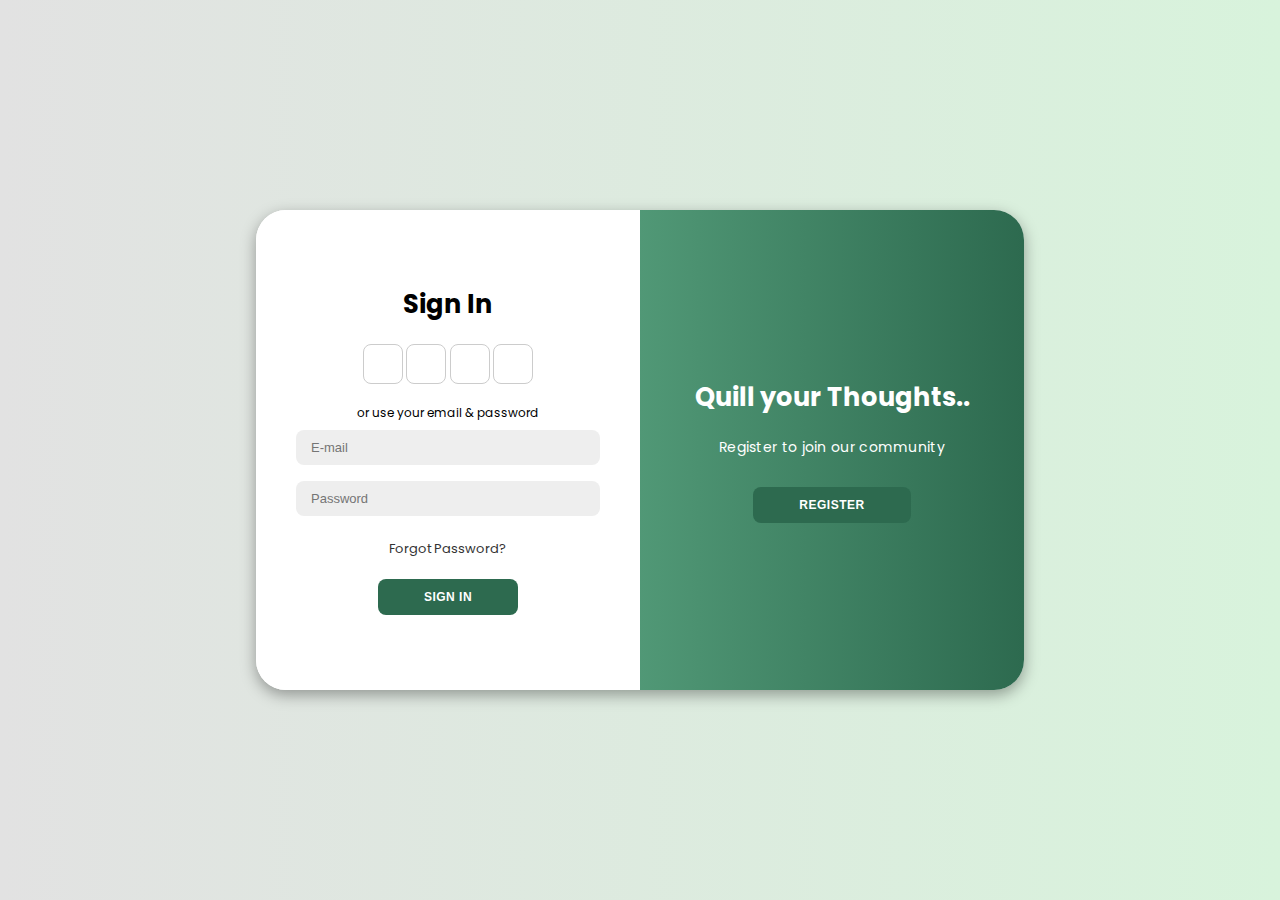
<file: form/index.html>
<!DOCTYPE html>
<html lang="en">

<head>
    <meta charset="UTF-8">
    <meta name="viewport" content="width=device-width, initial-scale=1.0">
    <link rel="stylesheet" href="style.css">
    <link rel="preconnect" href="https://fonts.googleapis.com">
    <link rel="preconnect" href="https://fonts.gstatic.com" crossorigin>
    <link
        href="https://fonts.googleapis.com/css2?family=Poppins:ital,wght@0,400;0,500;0,600;0,700;1,400;1,500;1,600;1,700&display=swap"
        rel="stylesheet">
    <link rel="stylesheet" href="https://cdnjs.cloudflare.com/ajax/libs/font-awesome/6.5.1/css/all.min.css"
        integrity="sha512-DTOQO9RWCH3ppGqcWaEA1BIZOC6xxalwEsw9c2QQeAIftl+Vegovlnee1c9QX4TctnWMn13TZye+giMm8e2LwA=="
        crossorigin="anonymous" referrerpolicy="no-referrer" />
    <title>log-in</title>

    <style>
        * {
            margin: 0;
            padding: 0;
        }

        body {
            background-color: #D8F3DC;
            background: linear-gradient(to right, #e2e2e2, #D8F3DC);
            display: flex;
            align-items: center;
            justify-content: center;
            flex-direction: column;
            height: 100vh;
            height: 100dvh;
        }
    </style>
</head>

<body>
    <div class="log-in-container" id="logInContainer">
        <div class="form-container sign-up">
            <form>
                <h1>Create Account</h1>
                <div class="social-icons">
                    <a href="#" class="icon"><i class="fa-brands fa-google-plus-g"></i></a>
                    <a href="#" class="icon"><i class="fa-brands fa-facebook-f"></i></a>
                    <a href="#" class="icon"><i class="fa-brands fa-github"></i></a>
                    <a href="#" class="icon"><i class="fa-brands fa-linkedin-in"></i></a>
                </div>
                <span>or use your email for registration</span>
                <input type="text" placeholder="Username">
                <input type="email" placeholder="E-mail">
                <input type="password" placeholder="Password">
                <button>Sign Up</button>
            </form>
        </div>
        <div class="form-container sign-in">
            <form>
                <h1>Sign In</h1>
                <div class="social-icons">
                    <a href="#" class="icon"><i class="fa-brands fa-google-plus-g"></i></a>
                    <a href="#" class="icon"><i class="fa-brands fa-facebook-f"></i></a>
                    <a href="#" class="icon"><i class="fa-brands fa-github"></i></a>
                    <a href="#" class="icon"><i class="fa-brands fa-linkedin-in"></i></a>
                </div>
                <span>or use your email & password</span>
                <input type="email" placeholder="E-mail">
                <input type="password" placeholder="Password">
                <a href="#">Forgot Password?</a>
                <button>Sign In</button>
            </form>
        </div>
        <div class="toggle-container">
            <div class="toggle">
                <div class="toggle-panel toggle-left">
                    <h1>Already a member?</h1>
                    <p>Enter your credentials to log in</p>
                    <button id="loginBtn">Sign In</button>
                </div>
                <div class="toggle-panel toggle-right">
                    <h1>Quill your Thoughts..</h1>
                    <p>Register to join our community</p>
                    <button id="registerBtn">Register</button>
                </div>
            </div>
        </div>
    </div>

    <script src="script.js"></script>
</body>

</html>
</file>
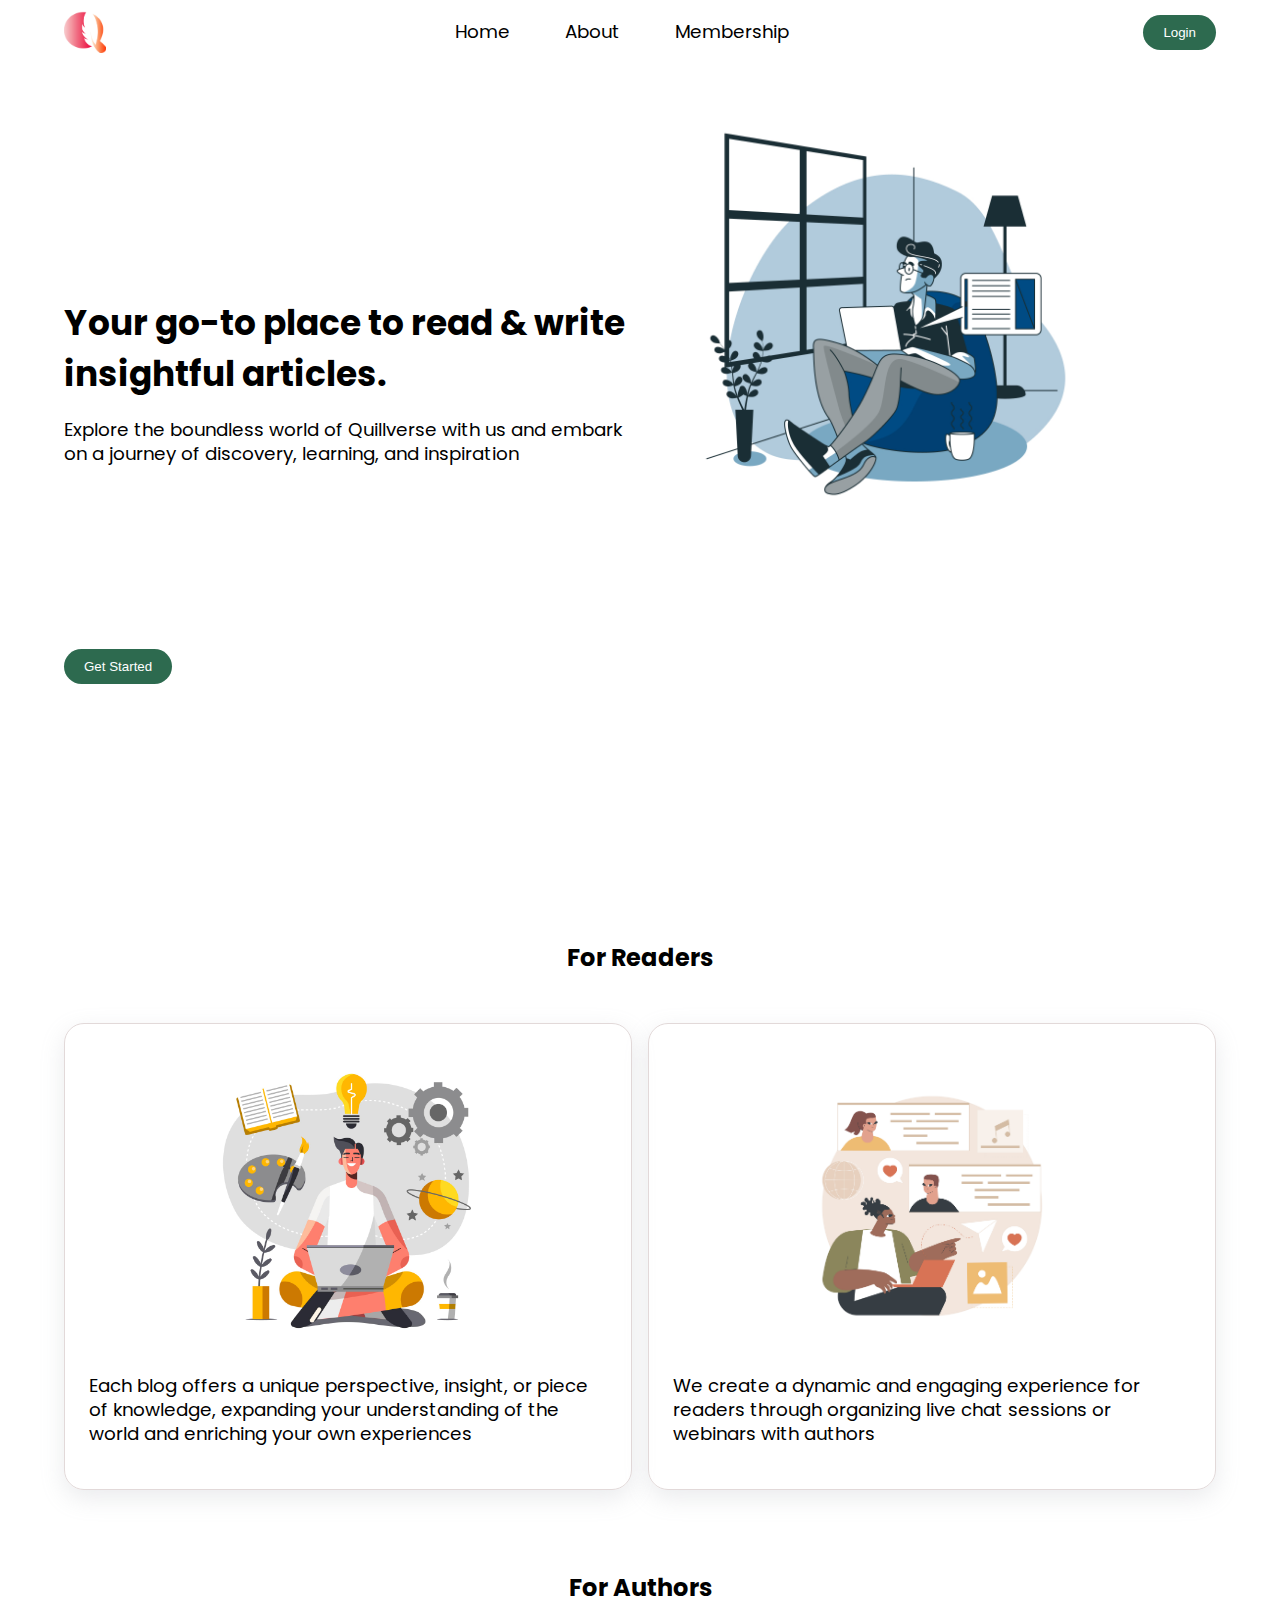
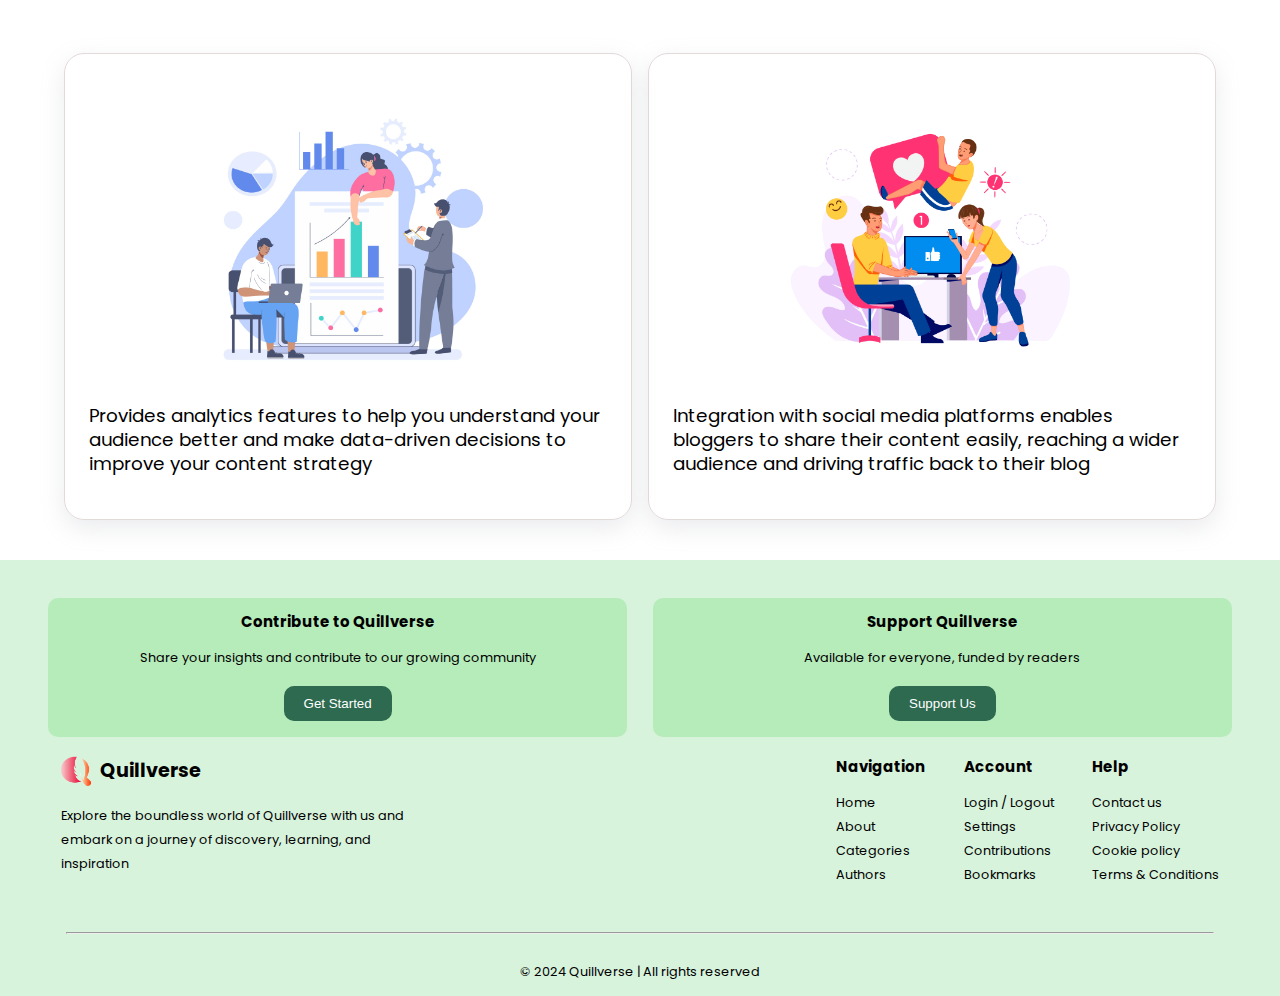
<file: Landing page/index.html>
<!DOCTYPE html>
<html lang="en">

<head>
    <link rel="preconnect" href="https://fonts.googleapis.com">
    <link rel="preconnect" href="https://fonts.gstatic.com" crossorigin>
    <link
        href="https://fonts.googleapis.com/css2?family=Poppins:ital,wght@0,400;0,500;0,600;0,700;1,400;1,500;1,600;1,700&display=swap"
        rel="stylesheet">
    <link rel="stylesheet" href="style.css"> 
    <link rel="stylesheet" href="https://cdnjs.cloudflare.com/ajax/libs/font-awesome/6.5.1/css/all.min.css"
        integrity="sha512-DTOQO9RWCH3ppGqcWaEA1BIZOC6xxalwEsw9c2QQeAIftl+Vegovlnee1c9QX4TctnWMn13TZye+giMm8e2LwA=="
        crossorigin="anonymous" referrerpolicy="no-referrer" />
    <meta charset="UTF-8">
    <meta name="viewport" content="width=device-width, initial-scale=1.0">
    <title>Quillverse</title>
</head>

<body>
    <header id="home">
        <nav class="navbar">
            <img src="../images/finalogo.png" height="42" width="42">
            <ul class="nav-links">
                <li><a href="#home" class="scroll-link">Home</a></li>
                <li><a href="#aboutUs" class="scroll-link">About</a></li>
                <li><a href="#membership" class="scroll-link">Membership</a></li>
            </ul>
            <div class="hero__btn-container">
                <button id="redirectToLoginForm" class="hero-btn">Login</button>
                <script>
                    document.getElementById("redirectToLoginForm").addEventListener("click", function () {
                        window.location.href = "../form/index.html?showSignUp=false";
                    });
                </script>
            </div>
        </nav>
    </header>
    <main>
        <section class="hero-container">
            <div class="hero__text">
                <div class="hero__text-up">
                    <h1 class="hero-h1">Your go-to place to read
                        & write insightful articles.</h1>

                    <p class="hero-p">Explore the boundless world of Quillverse with us and embark on a journey of
                        discovery,
                        learning,
                        and inspiration</p>
                </div>
                <div class="hero__text-down">
                    <button class="hero-btn" id="redirectToSignUpForm">Get Started</button>
                    <script>
                        document.getElementById("redirectToSignUpForm").addEventListener("click", function () {
                            window.location.href = "../form/index.html?showSignUp=true";
                            
                        });
                    </script>
                </div>
            </div>
            <div class="hero__image">
                <img src="../images/article-img.jpg">

            </div>
        </section>
        <section class="illustration-container" id="aboutUs">
            <h1 class="illustration-h1">For Readers</h1>
            <div class="readers">
                <div class="illustration">
                    <div class="illustration__img">
                        <img src="../images/illustration1.jpg">
                    </div>
                    <div class="illustration__about">
                        <p class="illustration-p">Each blog offers a unique perspective, insight, or piece of knowledge, expanding your
                            understanding of the world and enriching your own experiences</p>
                    </div>
                </div>
                <div class="illustration">
                    <div class="illustration__img">
                        <img src="../images/illustration11.jpg">
                    </div>
                    <div class="illustration__about">
                        <p class="illustration-p">We create a dynamic and engaging experience for readers through organizing live chat sessions
                            or
                            webinars with authors</p>
                    </div>
                </div>
            </div>

        </section>
        <section class="illustration-container">
            <h1 class="illustration-h1">For Authors</h1>
            <div class="authors">
                <div class="illustration">
                    <div class="illustration__img">
                        <img src="../images/illustration9.jpg">
                    </div>
                    <div class="illustration__about">
                        <p class="illustration-p">Provides analytics features to help you understand your audience better and make data-driven
                            decisions to improve your content strategy</p>
                    </div>
                </div>
                <div class="illustration">
                    <div class="illustration__img">
                        <img src="../images/illustration12.jpg">
                    </div>
                    <div class="illustration__about">
                        <p class="illustration-p">Integration with social media platforms enables bloggers to share their content easily,
                            reaching
                            a wider audience and driving traffic back to their blog</p>
                    </div>
                </div>
            </div>
        </section>
    </main>
    <footer>
        <div class="footer-content">
            <div class="footer-top">
                <div class="footer-top-col">
                    <h3>Contribute to Quillverse</h3>
                    <p>Share your insights and contribute to our growing community</p>
                    <button class="btn footer-btn">Get Started</button>
                </div>
                <div class="footer-top-col">
                    <h3>Support Quillverse</h3>
                    <p>Available for everyone, funded by readers</p>
                    <button class="btn footer-btn">Support Us</button>
                </div>
            </div>
            <div class="footer-bottom">
                <div class="footer-col-left">
                    <div class="footer-col left-1">
                        <div class="website-logo">
                            <img src="../images/finalogo.png" height="30" width="30">

                        </div>
                        <div class="website-name">
                            <h2>Quillverse</h2>
                        </div>
                    </div>
                    <div class="footer-col left-2">
                        <p> Explore the boundless world of Quillverse with us and embark on a journey of
                            discovery,
                            learning,
                            and inspiration</p>
                    </div>
                    <div class="footer-col left-3">
                        <a href=""><i class="fa-brands fa-facebook"></i></a>
                        <a href=""><i class="fab fa-instagram"></i></a>
                        <a href=""><i class="fab fa-pinterest"></i></a>
                        <a href=""><i class="fa-brands fa-github"></i></a>
                        <a href=""><i class="fa-brands fa-linkedin"></i></a>
                    </div>
                </div>
                <div class="footer-col-right">
                    <div class="footer-col">
                        <h3>Navigation</h3>
                        <ul>
                            <li><a href="">Home</a></li>
                            <li><a href="">About</a></li>
                            <li><a href="">Categories</a></li>
                            <li><a href="">Authors</a></li>

                        </ul>
                    </div>
                    <div class="footer-col">
                        <h3>Account</h3>
                        <ul>
                            <li><a href="">Login / Logout</a></li>
                            <li><a href="">Settings</a></li>
                            <li><a href="">Contributions</a></li>
                            <li><a href="">Bookmarks</a></li>
                        </ul>
                    </div>
                    <div class="footer-col">
                        <h3>Help</h3>
                        <ul>
                            <li><a href="">Contact us</a></li>
                            <li><a href="">Privacy Policy</a></li>
                            <li><a href="">Cookie policy</a></li>
                            <li><a href="">Terms & Conditions</a></li>
                        </ul>
                    </div>
                </div>
            </div>
            <hr>
            <div class="footer-copyright">
                <div class="copyright-container">
                    <p class="copyright">© 2024 Quillverse | All rights reserved</p>
                </div>
            </div>
        </div>

    </footer>

    </script>
</body>
<script src="script.js"></script>

</html>
</file>
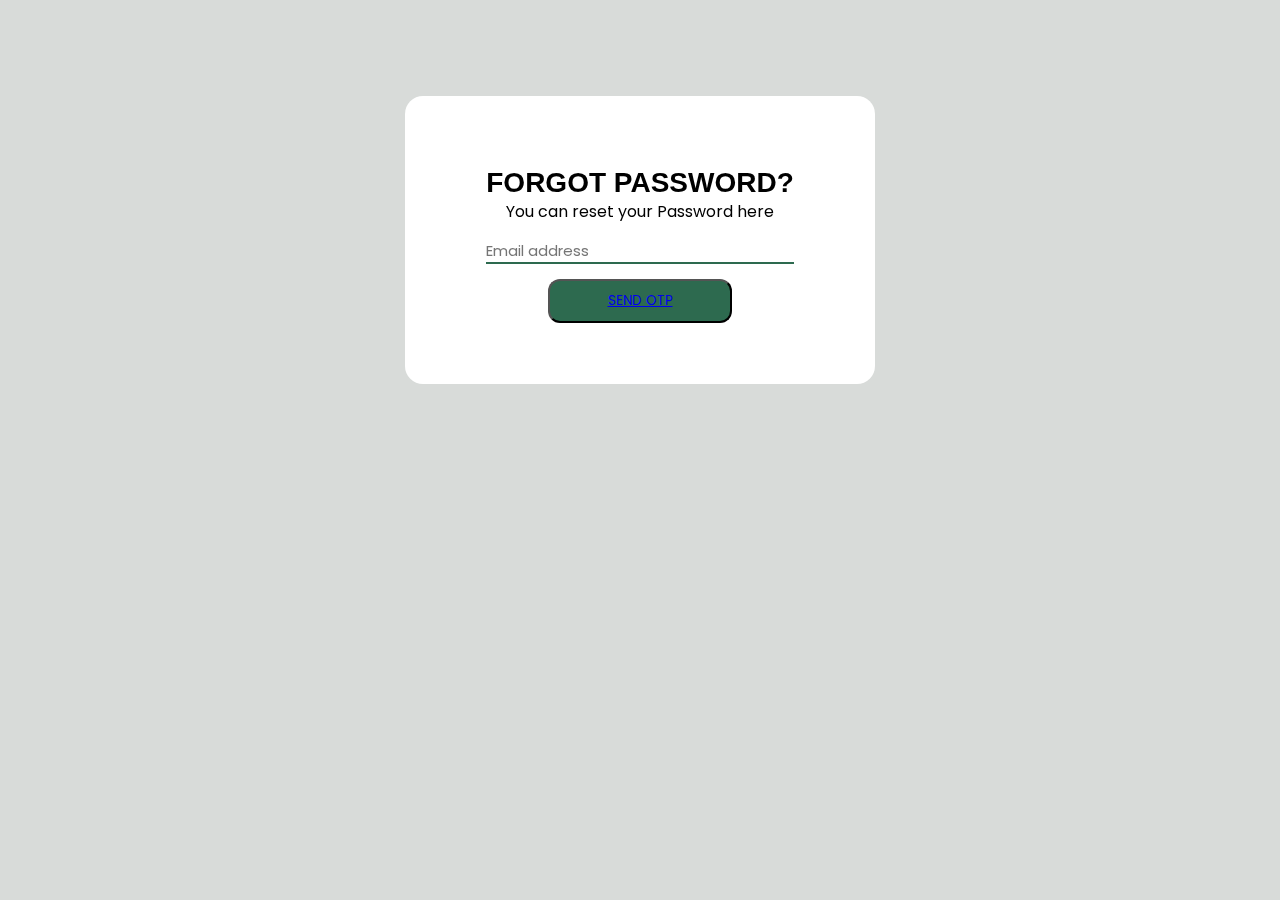
<file: forgotpassword.html>
<!doctype html>
<html lang="en">

<head>
    <!-- Required meta tags -->
    <meta charset="utf-8">
    <meta name="viewport" content="width=device-width, initial-scale=1">

    <!-- Font Awesome Icons  -->
    <link rel="stylesheet" href="https://cdnjs.cloudflare.com/ajax/libs/font-awesome/5.15.1/css/all.min.css"
        integrity="sha512-+4zCK9k+qNFUR5X+cKL9EIR+ZOhtIloNl9GIKS57V1MyNsYpYcUrUeQc9vNfzsWfV28IaLL3i96P9sdNyeRssA=="
        crossorigin="anonymous" />
        <link rel="stylesheet" href="forgotpassword.css">

    <!-- Google Fonts  -->
    <link rel="preconnect" href="https://fonts.googleapis.com">
    <link rel="preconnect" href="https://fonts.gstatic.com" crossorigin>
    <link href="https://fonts.googleapis.com/css2?family=Poppins&display=swap" rel="stylesheet">

</head>

<body>
    <div class="card">
        <p class="lock-icon"><i class="fas fa-lock"></i></p>
        <h2>Forgot Password?</h2>
        <p>You can reset your Password here</p>
        <input type="text" class="passInput" placeholder="Email address" required>
        <button><a href="fp_verify.html">Send OTP</a></button>
    </div>
</body>

</html>
</file>
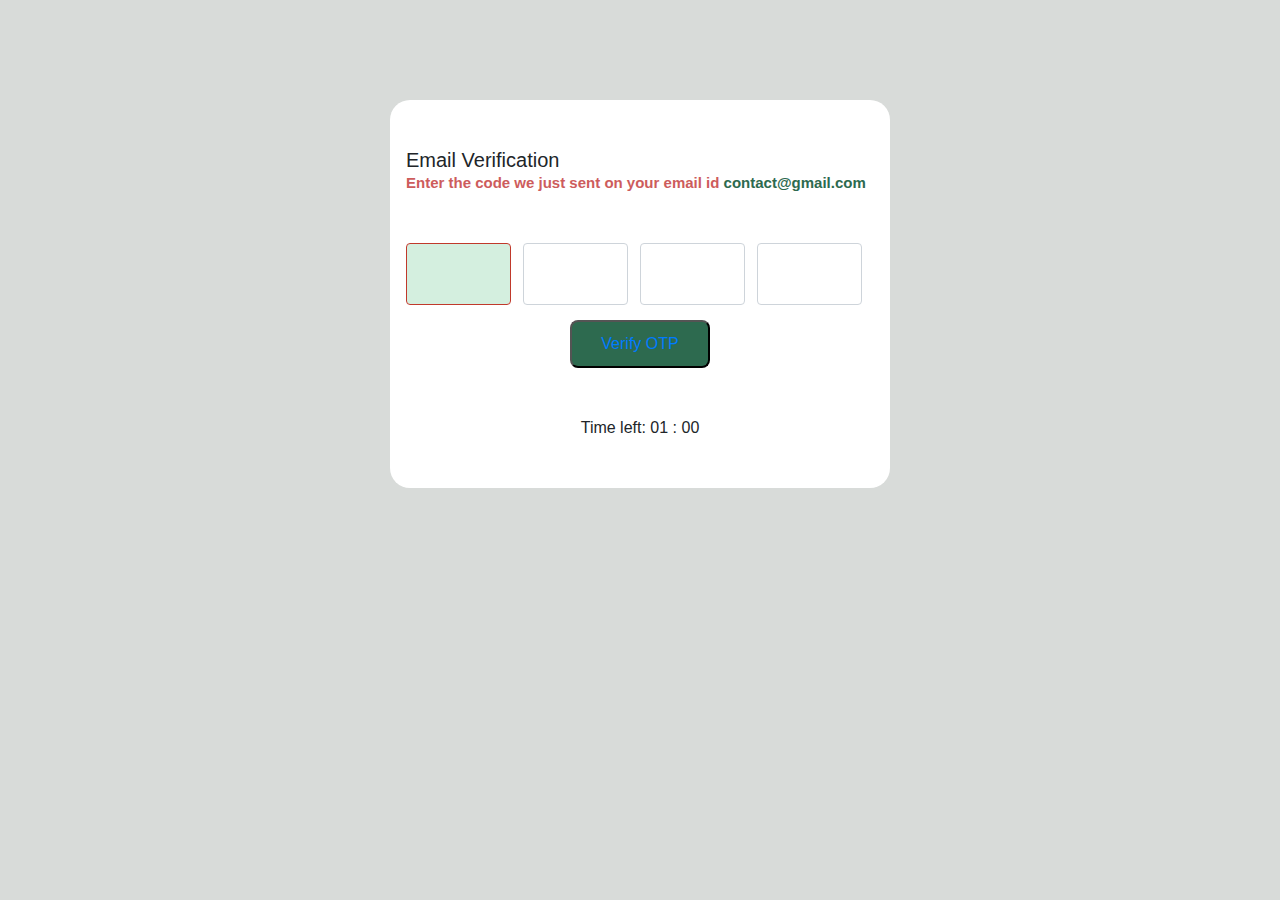
<file: fp_verify.html>
<!DOCTYPE html>
<html>
  <head>
    <meta charset="UTF-8" />
    <meta name="viewport" content="width=device-width, initial-scale=1.0" />
    <meta http-equiv="X-UA-Compatible" content="ie=edge" />
    <title>Otp-Verification</title>
    <link
      rel="stylesheet"
      href="https://stackpath.bootstrapcdn.com/bootstrap/4.3.1/css/bootstrap.min.css"
    />
    <link rel="stylesheet" type="text/css" href="fp_verify.css" />
  </head>
  <body>
    <div class="d-flex justify-content-center align-items-center continer">
      <div class="card py-5 px-3">
        <h5 class="m-0">Email Verification</h5>
        <span class="email-text">
            <b>Enter the code we just sent on your email id</b>
          <b class="text-color">contact@gmail.com</b>
        </span>
        <div class="d-flex flex-row mt-5">
          <input type="text" class="form-control" autofocus="" />
          <input type="text" class="form-control" />
          <input type="text" class="form-control" />
          <input type="text" class="form-control" />
        </div>
        <button><a href="newpassword.html">Verify OTP</a></button>
        <div class="text-center mt-5">
          <span class="d-block mobile-text" id="countdown"></span>
          <span class="d-block mobile-text" id="resend"></span>
        </div>
      </div>
    </div>
    <script src="fp_verify.js"></script>
  </body>
</html>
</file>
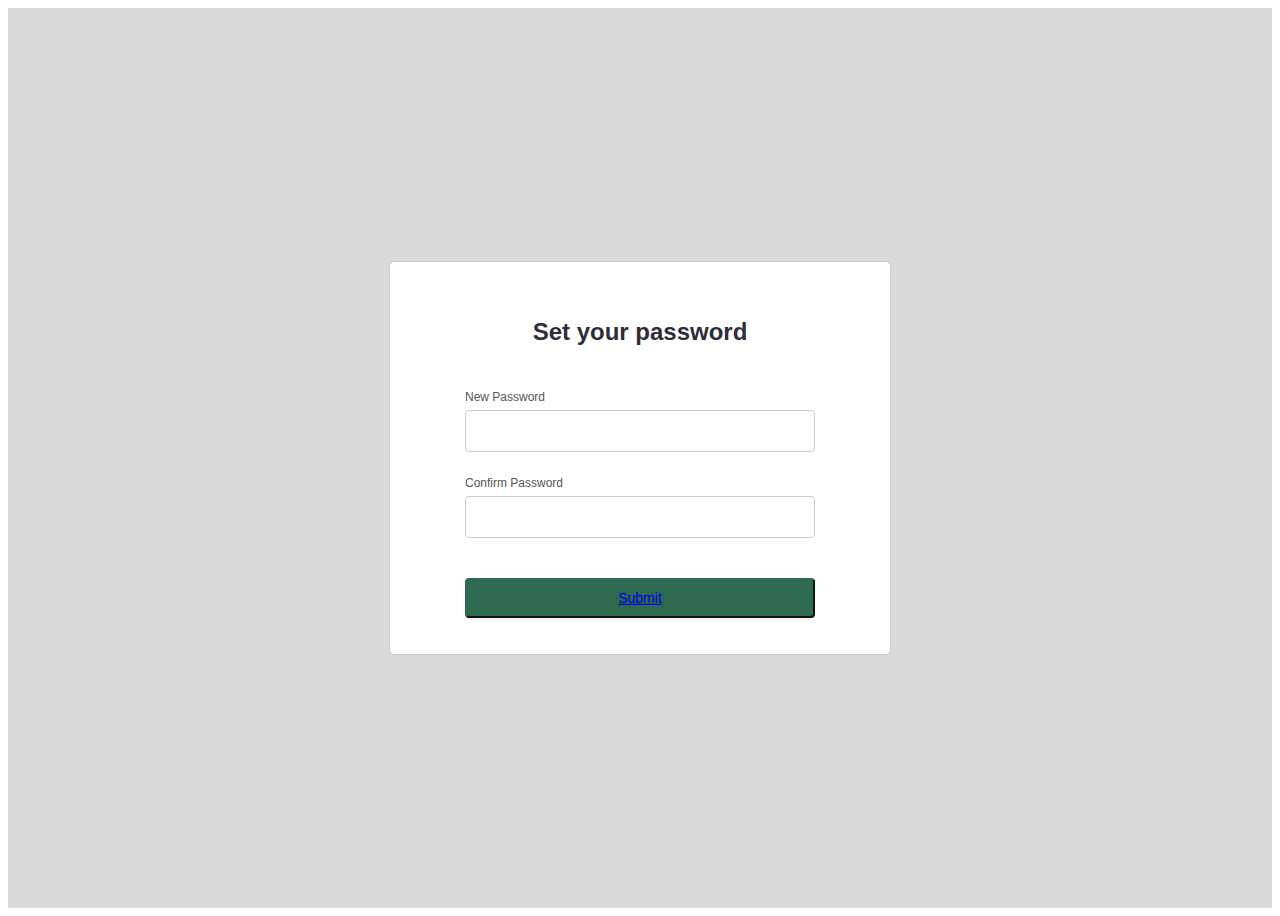
<file: newpassword.html>
<!DOCTYPE html>
<html lang="en">

<head>
    <link rel="preconnect" href="https://fonts.googleapis.com">
    <link rel="preconnect" href="https://fonts.gstatic.com" crossorigin>
    <link
        href="https://fonts.googleapis.com/css2?family=Poppins:ital,wght@0,400;0,500;0,600;0,700;1,400;1,500;1,600;1,700&display=swap"
        rel="stylesheet">
    <link rel="stylesheet" href="newpassword.css">
    <link rel="stylesheet" href="https://cdnjs.cloudflare.com/ajax/libs/font-awesome/6.5.1/css/all.min.css"
        integrity="sha512-DTOQO9RWCH3ppGqcWaEA1BIZOC6xxalwEsw9c2QQeAIftl+Vegovlnee1c9QX4TctnWMn13TZye+giMm8e2LwA=="
        crossorigin="anonymous" referrerpolicy="no-referrer" />
    <meta charset="UTF-8">
    <meta name="viewport" content="width=device-width, initial-scale=1.0">
    <title>Quillverse</title>
</head>

<body>


<div class="mainDiv">
    <div class="cardStyle">
      <form action="" method="post" name="signupForm" id="signupForm">
    
        
        <h2 class="formTitle">
          Set your password
        </h2>

        
      <div class="inputDiv">
        <label class="inputLabel" for="password">New Password</label>
        <input type="password" id="password" name="password" required>
      </div>
        
      <div class="inputDiv">
        <label class="inputLabel" for="confirmPassword">Confirm Password</label>
        <input type="password" id="confirmPassword" name="confirmPassword">
      </div>
      
      <div class="buttonWrapper">
        <button type="submit" id="submitButton" onclick="validateSignupForm()" class="submitButton pure-button pure-button-primary">
          <a href="login.html"><span>Submit</span></a>
        </button>
      </div>
        
    </form>
    </div>
  </div>
  <script src="newpassword.js"></script>
  </body>
  </html>
</file>
<file: form/style.css>
:root {

    /* light theme*/

    --primaryColor1: #74c69d;
    --primaryColor2: #D8F3DC;
    --primaryColor3: #ededed;
    --primaryFontColor: #000000;

    /* dark theme */

    --secColor1: #1B4332;
    --secColor2: #081C15;
    --secFontColor: #FFFFFF;

    /* font family */

    --primaryFont: "Poppins", sans-serif;

    /* button */
    --primaryButtonColor: #2D6A4F;
    --primaryButtonColor2: #4b4c4d;
}

* {
    box-sizing: border-box;

}

a {
    color: black;
    text-decoration: none;
}

a:hover {
    text-decoration: underline;
}

/* main Home  */

ul {
    list-style-type: none;
}

body {
    margin: 0;
    font-size: .8rem;
    font-family: var(--primaryFont);
    color: var(--primaryFontColor);
    background-color: var(--primaryColor3);
}

header {
    border-bottom: 0.5px solid black;
}

nav {
    z-index: 100;
    padding: 0 25px;
    top: 0px;
    width: 100%;
    font-size: 1.2rem;
    background-color: transparent;
    display: flex;
    align-items: center;
    justify-content: space-between;
    transition: all 0.4s ease-in-out;
}

nav ul {
    padding: 0;
    margin: 0;
    display: flex;
    list-style-type: none;
    align-items: center;
    justify-content: center;
}

nav li {
    display: inline-block;
    position: relative;
}

nav li a {
    display: block;
    padding: 20px 25px;
    text-align: center;
    text-decoration: none;
    padding: 1rem;
    color: var(--primaryFontColor);
    transition: .1s ease-in-out;

}

.show {
    display: block;
}

header.scrolled nav {
    background-color: var(--primaryColor3);
}

.user {
    margin: 1rem;
}

.user-btn a {
    text-decoration: none;
    font-size: 1.5rem;
    display: block;
    width: 2.5rem;
    height: 2.5rem;
    text-align: center;
    justify-content: center;
    padding: 2px;
    background-color: #D8F3DC;
    border: 1px solid #ccc;
    border-radius: 30%;
}

.user-btn a:hover {
    opacity: 0.8;
}

/*category-title*/

.category {
    display: flex;
}

.category__name {
    margin-bottom: 1rem;
    font-size: clamp(2rem, 1rem + 2.5vw, 4rem);
}

#catFollowersCnt,
#catArticlesCnt {
    color: rgb(83, 75, 75);
    font-size: clamp(0.5rem, 0.5rem + 1vw, 2rem);
}

.category--container {
    display: flex;
    flex-direction: column;
    justify-content: center;
    align-items: center;
    width: 50%;
    margin: auto;
}

.category__follow-btn {
    background-color: var(--primaryButtonColor);
    color: #fff;
    border-radius: 50px;
    border: none;
    padding: 10px 20px;
    text-align: center;
    cursor: pointer;
}




/* full article */

.full-article{
    padding: 0 10px;
}



.full-article__content {
    margin-top: 4rem;
    font-size: clamp(0.5rem, 1vw + 0.5rem, 3rem);
    line-height: 2rem;
}

.article__title {
    font-size: 2.5rem;
}

.details__author {
    margin-bottom: 2rem;
}

.author__metadata {
    font-size: 0.9rem;
}

.article__img {
    max-width: 100%;

}

.article__img img {
    display: block;
    width: 100%;
    height: 100%;
    object-fit: cover;
}

.author__img {
    width: 38px;
    margin-right: 20px;
}

.follow-author-btn {
    color: var(--primaryButtonColor);
    margin-left: 10px;
    cursor: pointer;
}

.details__author {
    display: flex;
    align-items: center;
}

.extra-sec {
    display: flex;
}

.extra-sec__btn {
    margin: 0 15px 0 5px;
}

/* hero section */

.hero-sec {
    height: 500px;
}

.hero-sec-img {
    width: 100%;
    height: 500px;
}

/* grid */

.recommendations {
    margin-top: 40px;
    max-width: 1440px;
    display: grid;
    grid-template-columns: repeat(3, 1fr);
    gap: 1.5em;

}

@media (max-width: 1024px) {
    .recommendations {
        grid-template-columns: repeat(2, 1fr);
    }
}

@media (max-width: 500px) {
    .recommendations {
        grid-template-columns: 1fr;
    }

}

.rec-article__img {
    border-radius: 10px;
    width: 100%;
    height: 200px;
    margin-bottom: 10px;
}

.info__row1 {

    display: flex;
    align-items: center;
}

.info__img {
    width: 24px;
    height: 24px;
    margin-right: 10px;
}

.rec-article p {
    display: -webkit-box;
    -webkit-line-clamp: 3;
    -webkit-box-orient: vertical;
    overflow: hidden;
    text-overflow: ellipsis;
}

/*slider*/

.book-content p {
    margin: 5px 0;
    display: -webkit-box;
    -webkit-line-clamp: 3;
    -webkit-box-orient: vertical;
    overflow: hidden;
    text-overflow: ellipsis;
}

.slider-container {
    padding: 20px 0 0 0;
}

.top-reads-title {
    padding-left: 25px;
    margin-bottom: 10px;
}

.book-slider-content {
    width: 900px;
    margin: auto;
    position: relative;
}

.book-wrapper {
    display: grid;
    grid-auto-flow: column;
    grid-auto-columns: calc(100%/3);
    overflow-x: auto;
    scroll-snap-type: x mandatory;
    scroll-behavior: smooth;
    scrollbar-width: none;
}

.book-wrapper::-webkit-scrollbar {
    display: none;
}

.book-wrapper i {
    width: 30px;
    height: 30px;
    background-color: black;
    color: #fff;
    text-align: center;
    line-height: 30px;
    border-radius: 50%;
    cursor: pointer;
    position: absolute;
    top: 50%;
    transform: translateY(-50%);
    box-shadow: 0 3px 6px rgba(0, 0, 0, 0.23);
}

.book-wrapper i:first-child {
    left: -60px;
}

.book-wrapper i:last-child {
    right: -60px;
}

.book-content {
    background-image: url(image1.png);
    background-size: cover;
    background-repeat: no-repeat;
    display: flex;
    flex-direction: column;
    justify-content: flex-end;
    padding: 10px 5px;
    scroll-snap-align: start;
    width: 280px;
    height: 210px;
    margin: 5px;
    border: 0.5px solid black;
    border-radius: 5px;
    background-color: #fff;
}

.container {
    margin-top: 1.5em;
    display: flex;
}

aside {
    position: sticky;
    top: 90px;
    height: 320px;
    border: 1px solid #ccc;
    border-radius: 5px;
    background-color: #fff;
    padding: 0 20px;
    margin: 0 15px;
    display: flex;
    flex-direction: column;
}

.explore-topics {
    width: 100%;
    display: flex;
    flex-wrap: wrap;

}

.topic {
    color: white;
    padding: 5px 10px;
    margin: 0 5px 5px 0;
    border-radius: 50px;
    background-color: #1B4332;
    cursor: pointer;

}

footer {
    background-color: var(--primaryColor3);
    width: 100%;
    padding: 40px 0px 5px 0px;
    font-size: 1rem;
    position: relative;
    bottom: 0px;
}

footer hr {
    width: 97%;
}

img {
    vertical-align: middle;
}

.slide {
    border: 1px solid #ccc;
    background-color: #fff;
    display: flex;
    justify-content: center;
    align-items: center;
    padding: 10px;
    margin: 0 15px;

}

.slide img {
    width: 215px;
    height: 200px;
    margin: 1rem;
}

.box {
    /* border: 2px solid green; */
    background-color: #fff;
    border-radius: 5px;
}

.sign-up-module,
.logo {
    margin: 1rem;
}

.btn {
    color: var(--secFontColor);
    background-color: var(--primaryButtonColor);
    transition: .1s ease-in-out;
    text-align: center;
    padding: .5rem;
    margin: .2rem;
    transition: 0.2s ease-in-out;
    border-radius: 5px;
    border: none;
}

.btn a {
    text-decoration: none;
    color: var(--secFontColor);
}

.btn:hover {
    cursor: pointer;
    opacity: 0.9;
}

.btn:active {
    opacity: 1;
}

.log-in-btn {
    width: 4.5rem;
    font-size: 1rem;
}

.social,
.links {
    list-style-type: none;
    padding-bottom: 1.1rem;
    display: flex;
    gap: 1rem;
    text-align: center;
    justify-content: center;
}

.social a {
    padding: 2px;
    color: inherit;
    border: 1px solid #ccc;
    border-radius: 50%;
    width: 2rem;
    height: 2rem;
    transition: .1s ease-in-out;
}

.social a:hover {
    background-color: #ccc;
}

.links a {
    text-decoration: none;
    color: var(--primaryFontColor);
    transition: .1s ease-in-out;
}

.links a:hover {
    text-decoration: underline;
}

.copyright {
    font-size: .8rem;
    text-align: center;
}

/* Log-in & Sign-up*/

.log-in-container {
    background-color: #fff;
    border-radius: 30px;
    box-shadow: 0 5px 15px rgba(0, 0, 0, 0.35);
    position: relative;
    overflow: hidden;
    width: 768px;
    max-width: 100%;
    min-height: 480px;
}

.log-in-container p {
    font-size: 14px;
    line-height: 20px;
    letter-spacing: 0.3px;
    margin: 20px 0;
}

.log-in-container span {
    font-size: 12px;
}

.log-in-container a {
    color: #333;
    font-size: 13px;
    text-decoration: none;
    margin: 15px 0 10px;
}

.log-in-container a:hover {
    text-decoration: underline;
}

.log-in-container button {
    background-color: var(--primaryButtonColor);
    color: var(--secFontColor);
    font-size: 12px;
    padding: 10px 45px;
    border: 1px solid transparent;
    border-radius: 8px;
    font-weight: 600;
    letter-spacing: 0.5px;
    text-transform: uppercase;
    margin-top: 10px;
    cursor: pointer;
}

.log-in-container button:hover {
    filter: brightness(110%);
}

.log-in-container button.hidden {
    background-color: transparent;
    border-color: #fff;
}

.log-in-container button.hidden:hover {
    background-color: #2D6A4F;
}

.log-in-container form {
    background-color: #fff;
    display: flex;
    align-items: center;
    justify-content: center;
    flex-direction: column;
    padding: 0 40px;
    height: 100%;
}

.log-in-container input {
    background-color: #eee;
    border: none;
    margin: 8px 0;
    padding: 10px 15px;
    font-size: 13px;
    border-radius: 8px;
    width: 100%;
    outline: none;
}

.form-container {
    position: absolute;
    top: 0;
    height: 100%;
    transition: all 0.6s ease-in-out;
}

.sign-in {
    left: 0;
    width: 50%;
    z-index: 2;
}

.log-in-container.active .sign-in {
    transform: translateX(100%);
}

.sign-up {
    left: 0;
    width: 50%;
    opacity: 0;
    z-index: 1;
}

.log-in-container.active .sign-up {
    transform: translateX(100%);
    opacity: 1;
    z-index: 5;
    animation: move 0.6s;
}

@keyframes move {

    0%,
    49.99% {
        opacity: 0;
        z-index: 1;
    }

    50%,
    100% {
        opacity: 1;
        z-index: 5;
    }
}

.social-icons {
    margin: 20px 0;
}

.social-icons a {
    border: 1px solid #ccc;
    border-radius: 20%;
    display: inline-flex;
    align-items: center;
    justify-content: center;
    margin: 0.3px;
    width: 40px;
    height: 40px;
    transition: .2s ease-in-out;
}

.social-icons a:hover {
    background-color: #ccc;
    text-decoration: none;
}

.toggle-container {
    position: absolute;
    top: 0;
    left: 50%;
    width: 50%;
    height: 100%;
    overflow: hidden;
    transition: all 0.6s ease-in-out;
    z-index: 1000;
}

.log-in-container.active .toggle-container {
    transform: translateX(-100%);
}

.toggle {
    background-color: var(--primaryButtonColor);
    height: 100%;
    background: linear-gradient(to right, #74c69d, #2D6A4F);
    color: var(--secFontColor);
    position: relative;
    left: -100%;
    height: 100%;
    width: 200%;
    transform: translateX(0);
    transition: all 0.6s ease-in-out;
}

.log-in-container.active .toggle {
    transform: translateX(50%);
}

.toggle-panel {
    position: absolute;
    width: 50%;
    height: 100%;
    display: flex;
    align-items: center;
    justify-content: center;
    flex-direction: column;
    padding: 0 30px;
    text-align: center;
    top: 0;
    transform: translateX(0);
    transition: all 0.6s ease-in-out;
}

.toggle-left {
    transform: translateX(-200%);
}

.log-in-container.active .toggle-left {
    transform: translateX(0);
}

.toggle-right {
    right: 0;
    transform: translateX(0);
}

.log-in-container.active .toggle-right {
    transform: translateX(200%);
}
</file>
<file: Landing page/style.css>
:root {

    /* light theme*/

    --primaryColor1: #74c69d;
    --primaryColor2: #D8F3DC;
    --primaryColor3: #ededed;
    --primaryColor4: #ffffff;
    --primaryFontColor: #000000;

    /* dark theme */

    --secColor1: #1B4332;
    --secColor2: #081C15;
    --secFontColor: #FFFFFF;

    /* font family */

    --primaryFont: "Poppins", sans-serif;

    /* button */
    --primaryButtonColor: #2D6A4F;
    --primaryButtonColor2: #4b4c4d;
}

* {
    box-sizing: border-box;
}

html {
    scroll-behavior: smooth;
}

/* main Home  */

h3 {
    margin: 0;
}

ul {
    list-style-type: none;
}

body {
    margin: 0;
    font-size: .8rem;
    font-family: var(--primaryFont);
}

nav {
    z-index: 100;
    padding: 0 clamp(24px, 5vw, 96px);
    top: 0px;
    width: 100%;
    font-size: 1.15rem;
    background-color: var(--primaryColor4);
    position: fixed;
    display: flex;
    align-items: center;
    justify-content: space-between;
}

nav ul {
    padding: 0;
    margin: 0;
    display: flex;
    list-style-type: none;
    align-items: center;
    justify-content: center;
}

nav li {
    margin-right: 5px;
    display: inline-block;
    position: relative;
}

nav li a {
    display: block;
    padding: 20px 25px;
    text-align: center;
    text-decoration: none;
    color: var(--primaryFontColor);
    transition: .1s ease-in-out;
    cursor: pointer;

}

.show {
    display: block;
}

header.scrolled nav {
    box-shadow: rgba(0, 0, 0, 0.16) 0px 1px 4px;
}

.login-btn {
    background-color: var(--primaryButtonColor);
    color: #fff;
    border-radius: 50px;
    border: none;
    padding: 10px 20px;
    text-align: center;
    cursor: pointer;
}

.hero-btn {
    background-color: var(--primaryButtonColor);
    color: #fff;
    border-radius: 50px;
    border: none;
    padding: 10px 20px;
    text-align: center;
    cursor: pointer;

}

.hero {
    width: 100%;
    height: 100%;
    padding: 100px 72px 0 72px;
    background-repeat: no-repeat;
    background-size: cover;
    display: flex;
    font-size: 1.2rem;
}

.hero-sec {
    height: 100vh;
    display: flex;
}

.hero-sec__img {
    width: 40%;
}

.hero-sec__img img {
    width: 100%;

}

.welcome a {
    background-color: var(--primaryButtonColor);
    color: var(--secFontColor);
    padding: .5rem;
    text-decoration: none;
    border-radius: 5px;
    transition: all .2s ease-in-out;
}

.welcome a:hover {
    opacity: 0.8;
}

.introduction-container {
    display: flex;
    align-items: center;
    justify-content: space-evenly;
}

.illustration-h1{
    font-size: 1.5rem;
    text-align: center;
    margin-bottom: 3rem;
}

.illustration-p{
    font-size: clamp(1rem, 0.95rem + 0.25vw, 1.25rem);
}

.illustration-container {
    margin-top: 2.5rem;
    padding: 0 clamp(24px, 5vw, 96px);
}

.readers, .authors{
    display: grid;
    grid-template-columns: repeat(2, 1fr);
    gap: 1rem;
}

.illustration {
    border: 1px solid rgb(226, 217, 217);
    border-radius: 20px;
    padding: 2rem 1.5rem 1.5rem 1.5rem;
    margin-bottom: 2.5rem;
    width: 100%;
    box-shadow: rgba(149, 157, 165, 0.2) 0px 8px 24px;
}

.illustration__img {
    width: 100%;
    display: flex;
    justify-content: center;
    align-items: center;
    border-radius: 50px;
}

.illustration__img img {
    border-radius: 50px;
    width: 300px;
}

.illustration__about {
    font-size: 1.2rem;
    width: 100%;

}

/*slider*/

.book-content p {
    margin: 5px 0;
    white-space: nowrap;
    overflow: hidden;
    text-overflow: ellipsis;
}

.slider-container {
    padding: 20px 0 10px 0;
    background-color: var(--primaryColor4);
}

.top-reads-title {
    padding-left: 25px;
    margin-bottom: 10px;
}

.book-slider-content {
    width: 1000px;
    margin: auto;
    position: relative;
}

.book-wrapper {
    display: grid;
    grid-auto-flow: column;
    grid-auto-columns: calc(100%/3);
    overflow-x: auto;
    scroll-snap-type: x mandatory;
    scroll-behavior: smooth;
    scrollbar-width: none;
    height: 220px;
}

.book-wrapper::-webkit-scrollbar {
    display: none;
}

.book-wrapper i {
    width: 30px;
    height: 30px;
    background-color: black;
    color: #fff;
    text-align: center;
    line-height: 30px;
    border-radius: 50%;
    cursor: pointer;
    position: absolute;
    top: 50%;
    transform: translateY(-50%);
    box-shadow: 0 3px 6px rgba(0, 0, 0, 0.23);
}

.book-wrapper i:first-child {
    left: -60px;
}

.book-wrapper i:last-child {
    right: -60px;
}

.book-content {
    display: flex;
    flex-direction: column;
    justify-content: center;
    padding: 1rem;
    scroll-snap-align: start;
    width: 280px;
    height: 210px;
    /* margin: 5px; */
    background-color: #f5f5f5;

    font-size: 0.8rem;
    border: 1px solid rgb(220, 220, 220);
    border-radius: 10px;
    /* padding: 20px; */
    box-shadow: 5px 5px 10px rgb(165, 165, 165);
}


.user-id {
    /* margin: 10px; */
    display: flex;
    align-items: center;
}

.user-tag {
    margin: 10px;
    padding: 0;
}

.user-tag li {
    padding: 0;
    margin: 0;
    list-style: none;
}

.user-DP {
    border: 1px solid black;
    height: 2rem;
    width: 2rem;
    border-radius: 50%;
}

.user-DP img {
    height: 2rem;
    width: 2rem;
}

.blog-cover img {
    width: 1rem;
    height: 2rem;
}

.book-content-background {
    /* text-align: center; */
    /* color: var(--secFontColor); */
    padding: 1rem;
    width: 100%;
    height: 100%;
    /* background-color: rgba(0, 0, 0, 0.3); */
}

.container {
    margin-top: 1.5em;
    display: flex;
}

aside {
    position: sticky;
    top: 110px;
    height: 320px;
    border: 1px solid #ccc;
    border-radius: 5px;
    background-color: #fff;
    padding: 0 20px;
    margin: 0 15px;
    display: flex;
    flex-direction: column;
}

.explore-topics {
    width: 100%;
    display: flex;
    flex-wrap: wrap;

}

.topic {
    color: white;
    padding: 5px 10px;
    margin: 0 5px 5px 0;
    border-radius: 50px;
    background-color: var(--primaryButtonColor);
    cursor: pointer;

}

.hero-container {
    height: 100vh;
    padding: clamp(24px, 5vw, 96px);
    padding-bottom: 0;
    display: flex;
}

.hero__text {
    width: 50%;
    display: flex;
    flex-direction: column;
}

.hero__text-up {
    height: 70%;
    display: flex;
    flex-direction: column;
    align-items: center;
    justify-content: center;
}

.hero__text-down {
    height: 20%;

}

.hero__image {
    width: clamp(490px, 40% + 0.25vw, 980px);
    height: clamp(490px, 40% + 0.25vw, 980px);
}

.hero__image img {
    display: block;
    width: 100%;
    height: 100%;
}

.hero-h1 {
    font-size: clamp(1.5rem, 1.75rem + 0.5vw, 2.5rem);
    margin-top: 2em;
    margin-bottom: 0;
}

.hero-p {
    font-size: clamp(1rem, 0.95rem + 0.25vw, 1.25rem);
}

ul {
    padding: 0;
}

ul li {
    list-style: none;
    line-height: 1.5rem;
}

ul li:hover {
    text-decoration: underline;
}

p {
    line-height: 1.5rem;
}

a,
a:link,
a:visited {
    color: black;
    text-decoration: none;
}

h2 {
    margin: 0;
    text-align: center;
}

h3 {
    margin-top: 0;
}



hr {
    width: 97%;
}

footer {
    background-color: var(--primaryColor2);
}

.footer-content {
    padding: 3em clamp(1rem, 5vw, 3rem) 0;
    display: flex;
    flex-direction: column;
    gap: 0.5em;
}

.footer-top {
    display: flex;
    gap: 2em;
}

.footer-top-col {
    text-align: center;
    width: 50%;
    padding: 1em;
    background-color: rgb(50, 205, 50, 0.2);
    border-radius: 10px;
}

.website-logo {
    margin-right: 0.75em;
}

.footer-bottom {
    padding: 1em 0;
    border-radius: 10px;
    display: flex;
    justify-content: space-between;
    gap: 1em;
}

.footer-btn {
    background-color: var(--primaryButtonColor2);
}

.footer-col-left {
    width: 30%;
    margin-left: 1em;
}

.left-1 {
    display: flex;
}

.left-3 i {
    margin-right: 0.5rem;
}

.footer-col-right {
    margin-right: 1em;
    display: flex;
    gap: 3em;
}

.footer-copyright {
    border-radius: 10px;
    padding: 0 1em;
}

/* 
img {
    vertical-align: middle;
} */

.slide {
    border: 1px solid #ccc;
    background-color: #fff;
    display: flex;
    justify-content: center;
    align-items: center;
    padding: 10px;
    margin: 0 15px;

}

.slide img {
    width: 215px;
    height: 200px;
    margin: 1rem;
}

.box {
    /* border: 2px solid green; */
    background-color: #fff;
    border-radius: 5px;
}

.sign-up-module,
.logo {
    margin: 1rem;
}

.btn {
    color: var(--secFontColor);
    background-color: var(--primaryButtonColor);
    transition: .1s ease-in-out;
    text-align: center;
    padding: 10px 20px;
    margin: .2rem;
    transition: 0.2s ease-in-out;
    border-radius: 10px;
    border: none;
}

.btn a {
    text-decoration: none;
    color: var(--secFontColor);
}

.btn:hover {
    cursor: pointer;
    opacity: 0.9;
}

.btn:active {
    opacity: 1;
}

.log-in-btn {
    width: 4.5rem;
    font-size: 1rem;
}

.social,
.links {
    list-style-type: none;
    padding-bottom: 1.1rem;
    display: flex;
    gap: 1rem;
    text-align: center;
    justify-content: center;
}

.social a {
    padding: 2px;
    color: inherit;
    border: 1px solid var(--primaryFontColor);
    border-radius: 50%;
    width: 2rem;
    height: 2rem;
    transition: .1s ease-in-out;
}

.social a:hover {
    background-color: var(--primaryColor3);
}

.links a {
    text-decoration: none;
    color: var(--primaryFontColor);
    transition: .1s ease-in-out;
}

.links a:hover {
    text-decoration: underline;
}

.copyright {
    font-size: .8rem;
    text-align: center;
}

/* Log-in & Sign-up*/

.log-in-container {
    background-color: #fff;
    border-radius: 30px;
    box-shadow: 0 5px 15px rgba(0, 0, 0, 0.35);
    position: relative;
    overflow: hidden;
    width: 768px;
    max-width: 100%;
    min-height: 480px;
}

.log-in-container p {
    font-size: 14px;
    line-height: 20px;
    letter-spacing: 0.3px;
    margin: 20px 0;
}

.log-in-container span {
    font-size: 12px;
}

.log-in-container a {
    color: #333;
    font-size: 13px;
    text-decoration: none;
    margin: 15px 0 10px;
}

.log-in-container a:hover {
    text-decoration: underline;
}

.log-in-container button {
    background-color: var(--primaryButtonColor);
    color: var(--secFontColor);
    font-size: 12px;
    padding: 10px 45px;
    border: 1px solid transparent;
    border-radius: 8px;
    font-weight: 600;
    letter-spacing: 0.5px;
    text-transform: uppercase;
    margin-top: 10px;
    cursor: pointer;
}

.log-in-container button:hover {
    filter: brightness(110%);
}

.log-in-container button.hidden {
    background-color: transparent;
    border-color: #fff;
}

.log-in-container button.hidden:hover {
    background-color: #2D6A4F;
}

.log-in-container form {
    background-color: #fff;
    display: flex;
    align-items: center;
    justify-content: center;
    flex-direction: column;
    padding: 0 40px;
    height: 100%;
}

.log-in-container input {
    background-color: #eee;
    border: none;
    margin: 8px 0;
    padding: 10px 15px;
    font-size: 13px;
    border-radius: 8px;
    width: 100%;
    outline: none;
}

.form-container {
    position: absolute;
    top: 0;
    height: 100%;
    transition: all 0.6s ease-in-out;
}

.sign-in {
    left: 0;
    width: 50%;
    z-index: 2;
}

.log-in-container.active .sign-in {
    transform: translateX(100%);
}

.sign-up {
    left: 0;
    width: 50%;
    opacity: 0;
    z-index: 1;
}

.log-in-container.active .sign-up {
    transform: translateX(100%);
    opacity: 1;
    z-index: 5;
    animation: move 0.6s;
}

@keyframes move {

    0%,
    49.99% {
        opacity: 0;
        z-index: 1;
    }

    50%,
    100% {
        opacity: 1;
        z-index: 5;
    }
}

.social-icons {
    margin: 20px 0;
}

.social-icons a {
    border: 1px solid #ccc;
    border-radius: 20%;
    display: inline-flex;
    align-items: center;
    justify-content: center;
    margin: 0.3px;
    width: 40px;
    height: 40px;
    transition: .2s ease-in-out;
}

.social-icons a:hover {
    background-color: #ccc;
    text-decoration: none;
}

.toggle-container {
    position: absolute;
    top: 0;
    left: 50%;
    width: 50%;
    height: 100%;
    overflow: hidden;
    transition: all 0.6s ease-in-out;
    z-index: 1000;
}

.log-in-container.active .toggle-container {
    transform: translateX(-100%);
}

.toggle {
    background-color: var(--primaryButtonColor);
    height: 100%;
    background: linear-gradient(to right, #74c69d, #2D6A4F);
    color: var(--secFontColor);
    position: relative;
    left: -100%;
    height: 100%;
    width: 200%;
    transform: translateX(0);
    transition: all 0.6s ease-in-out;
}

.log-in-container.active .toggle {
    transform: translateX(50%);
}

.toggle-panel {
    position: absolute;
    width: 50%;
    height: 100%;
    display: flex;
    align-items: center;
    justify-content: center;
    flex-direction: column;
    padding: 0 30px;
    text-align: center;
    top: 0;
    transform: translateX(0);
    transition: all 0.6s ease-in-out;
}

.toggle-left {
    transform: translateX(-200%);
}

.log-in-container.active .toggle-left {
    transform: translateX(0);
}

.toggle-right {
    right: 0;
    transform: translateX(0);
}

.log-in-container.active .toggle-right {
    transform: translateX(200%);
}
</file>
<file: forgotpassword.css>
* {
    margin: 0;
    padding: 0;
    font-family: 'Poppins', sans-serif;
}

body {
    background-color: #b8bdb98c;
    background-repeat: no-repeat;
    color: black;
    display: flex;
    align-items: center;
    justify-content: center;
    padding: 6rem 0;
}

.card {
    backdrop-filter: blur(16px) saturate(180%);
    -webkit-backdrop-filter: blur(16px) saturate(180%);
    background-color: white;
    border-radius: 18px;
    border: 1px solid rgba(255, 255, 255, 0.125);
    display: flex;
    flex-direction: column;
    align-items: center;
    padding: 60px 80px;
}

.lock-icon {
    font-size: 3rem;
}

h2 {
    font-family:Verdana, Geneva, Tahoma, sans-serif;
    font-size: 28px;
    margin-top: 10px;
    text-transform: uppercase;
}

p {
    font-size: 16px;
}

.passInput {
    margin-top: 15px;
    width: 100%;
    background: transparent;
    border: none;
    border-bottom: 2px solid #2D6A4F;
    font-size: 15px;
    color: black;
    outline: none;
}

button {
    margin-top: 15px;
    width: 60%;
    background-color: #2D6A4F;
    color: white;
    border-radius: 12px;
    padding: 10px;
    text-transform: uppercase;
    cursor: pointer;
}
</file>
<file: fp_verify.css>
body {
    background: #b8bdb98c;
  }
  .text-color {
    color: #2D6A4F;
  }
  .card {
    height: 50%;
    width: 500px;
    margin-top: 100px;
    padding: 10px;
    border-radius: 20px;
    background: white;
    border: none;
    position: relative;
  }
  .container {
    height: 100vh;
  }
  .email-text {
    color: #cd5c5c;
    font-size: 15px;
  }
  .form-control {
    margin-right: 12px;
    padding: 30px;
  }
  .form-control:focus {
    color: #2D6A4F;
    background-color: #d4efdf;
    border-color: #c0392b;
    outline: 0;
    box-shadow: none;
  }
  .cursor {
    cursor: pointer;
  }

  button {
    margin-left: auto;
    margin-right: auto;
    text-align: center;
    margin-top: 15px;
    width: 30%;
    background-color: #2D6A4F;
    color: white;
    border-radius: 8px;
    padding: 10px;
    cursor: pointer;
  }
</file>
<file: newpassword.css>
.mainDiv {
    display: flex;
    height: 100vh;
    align-items: center;
    justify-content: center;
    background-color: #b8bdb98c;
    font-family: 'Open Sans', sans-serif;
  }
 .cardStyle {
    width: 500px;
    border-color: white;
    background: #fff;
    padding: 36px 0;
    border-radius: 4px;
    margin: 30px 0;
    box-shadow: 0px 0 2px 0 rgba(0,0,0,0.25);
  }

.formTitle{
  font-weight: 600;
  margin-top: 20px;
  color: #2F2D3B;
  text-align: center;
}
.inputLabel {
  font-size: 12px;
  color: #555;
  margin-bottom: 6px;
  margin-top: 24px;
}
  .inputDiv {
    width: 70%;
    display: flex;
    flex-direction: column;
    margin: auto;
  }
input {
  height: 40px;
  font-size: 16px;
  border-radius: 4px;
  border: none;
  border: solid 1px #ccc;
  padding: 0 11px;
}
input:disabled {
  cursor: not-allowed;
  border: solid 1px #eee;
}
.buttonWrapper {
  margin-top: 40px;
}
  .submitButton {
    width: 70%;
    height: 40px;
    margin: auto;
    display: block;
    color: #fff;
    background-color: #2D6A4F;
    border-color: #2D6A4F;
    text-shadow: 0 -1px 0 rgba(0, 0, 0, 0.12);
    box-shadow: 0 2px 0 rgba(0, 0, 0, 0.035);
    border-radius: 4px;
    font-size: 14px;
    cursor: pointer;
  }
.submitButton:disabled,
button[disabled] {
  border: 1px solid #cccccc;
  background-color: #cccccc;
  color: #666666;
}

#loader {
  position: absolute;
  z-index: 1;
  margin: -2px 0 0 10px;
  border: 4px solid #f3f3f3;
  border-radius: 50%;
  border-top: 4px solid #666666;
  width: 14px;
  height: 14px;
  -webkit-animation: spin 2s linear infinite;
  animation: spin 2s linear infinite;
}

@keyframes spin {
    0% { transform: rotate(0deg); }
    100% { transform: rotate(360deg); }
}
</file>
